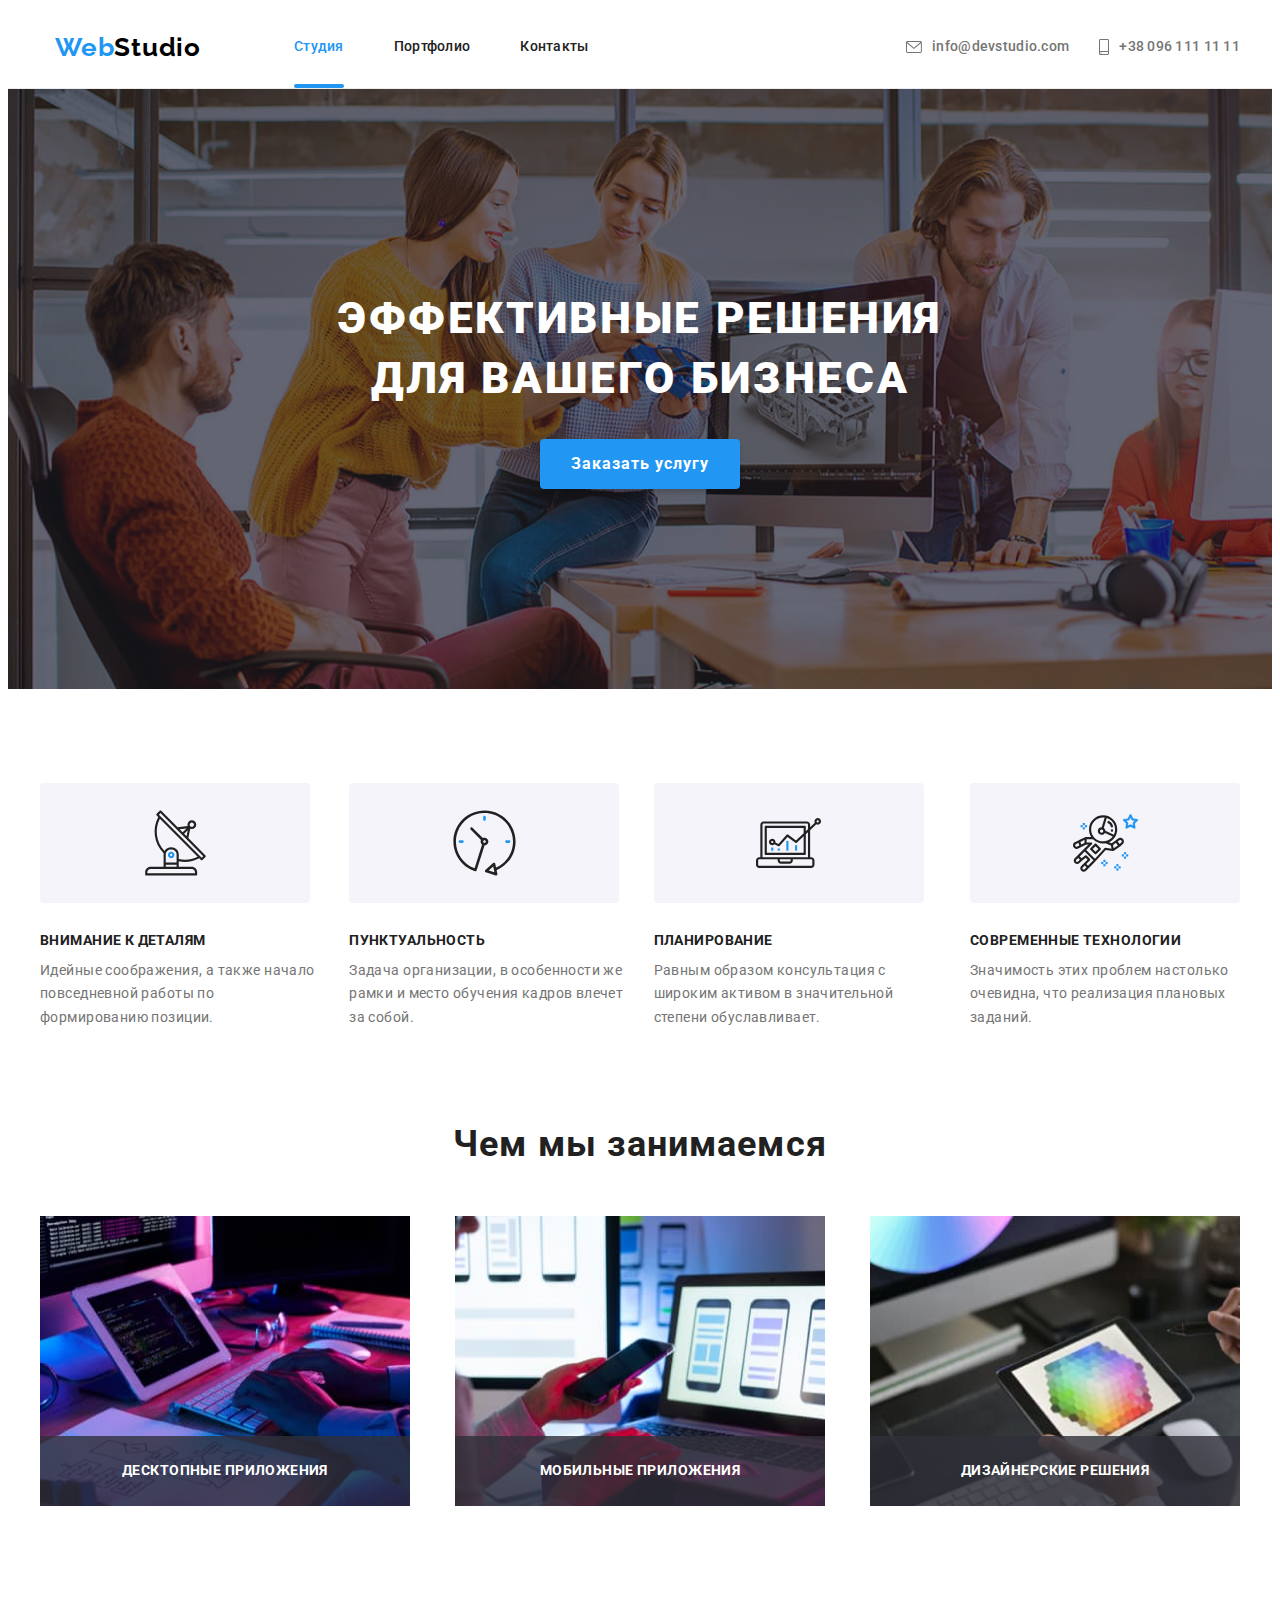
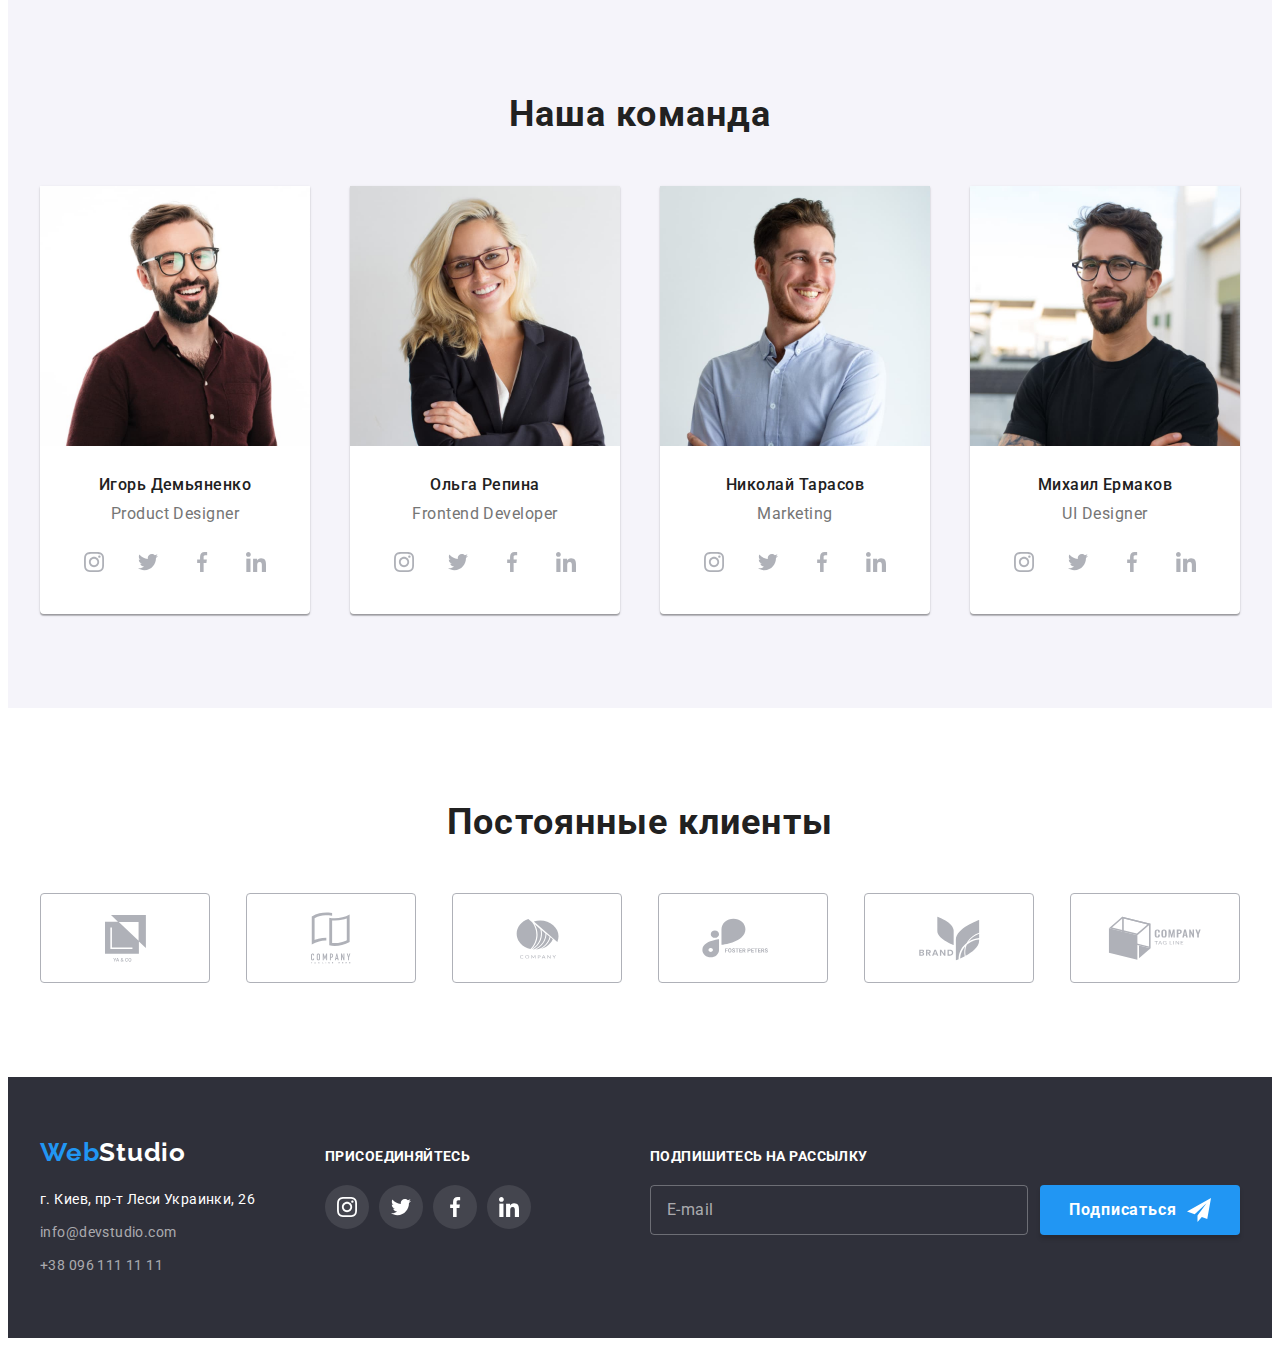
<file: index.html>
<!DOCTYPE html>
<html lang="ru">
  <head>
    <meta charset="UTF-8" />
    <meta http-equiv="X-UA-Compatible" content="IE=edge" />
    <meta name="viewport" content="width=device-width, initial-scale=1.0" />
    <title>Document</title>
    <link rel="preconnect" href="https://fonts.gstatic.com" />
    <link
      href="https://fonts.googleapis.com/css2?family=Raleway:wght@700&family=Roboto:wght@400;500;700;900&display=swap"
      rel="stylesheet"
    />
    <link
      rel="stylesheet"
      href="https://cdnjs.cloudflare.com/ajax/libs/modern-normalize/1.1.0/modern-normalize.min.css"
      integrity="sha512-wpPYUAdjBVSE4KJnH1VR1HeZfpl1ub8YT/NKx4PuQ5NmX2tKuGu6U/JRp5y+Y8XG2tV+wKQpNHVUX03MfMFn9Q=="
      crossorigin="anonymous"
      referrerpolicy="no-referrer"
    />
    <link rel="stylesheet" href="./css/main.min.css" />
  </head>
  <body class="body">
    <!---HEADER-->
    <header class="header">
      <div class="container header__container">
        <nav class="navigation">
          <a class="logo header__logo" href="./index.html" lang="en"
            ><span class="logo__part">Web</span>Studio
          </a>
          <ul class="menu list">
            <li class="menu__item">
              <a class="menu__link menu__link--current" href="./index.html">
                Студия
              </a>
            </li>
            <li class="menu__item">
              <a class="menu__link" href="./portfolio.html"> Портфолио </a>
            </li>
            <li class="menu__item">
              <a class="menu__link" href="">Контакты</a>
            </li>
          </ul>
        </nav>
        <ul class="header__list list">
          <li class="header__item">
            <a class="header__mail-link link" href="mailto:info@devstudio.com">
              <svg class="header__mail-icon" width="16" height="12">
                <use href="./images/sprite.svg#icon-mail"></use>
              </svg>
              info@devstudio.com
            </a>
          </li>
          <li class="header__item">
            <a class="header__tel-link link" href="tel:+380961111111">
              <svg class="header__tel-icon" width="10" height="16">
                <use href="./images/sprite.svg#icon-smartphone"></use>
              </svg>
              +38 096 111 11 11
            </a>
          </li>
        </ul>
      </div>
    </header>
    <!-- MAIN CONTENT-->
    <main>
      <!--HERO-->
      <section class="hero">
        <div class="container">
          <h1 class="hero__title">Эффективные решения для вашего бизнеса</h1>
          <button class="btn btn--primary" type="button" data-modal-open>
            Заказать услугу
          </button>
        </div>
      </section>
      <!---ABOUT-->
      <section class="about-section content-section">
        <div class="container">
          <ul class="list upper-section">
            <li class="upper-section__item">
              <div class="upper-section__icon-wrapper">
                <svg class="upper-section__icon" width="65" height="70">
                  <use href="./images/sprite.svg#icon-item-1"></use>
                </svg>
              </div>
              <h3 class="title">Внимание к деталям</h3>
              <p class="subtitle">
                Идейные соображения, а также начало повседневной работы по
                формированию позиции.
              </p>
            </li>
            <li class="upper-section__item">
              <div class="upper-section__icon-wrapper">
                <svg class="upper-section__icon" width="65" height="70">
                  <use href="./images/sprite.svg#icon-item-2"></use>
                </svg>
              </div>
              <h3 class="title">Пунктуальность</h3>
              <p class="subtitle">
                Задача организации, в особенности же рамки и место обучения
                кадров влечет за собой.
              </p>
            </li>
            <li class="upper-section__item">
              <div class="upper-section__icon-wrapper">
                <svg class="upper-section__icon" width="65" height="70">
                  <use href="./images/sprite.svg#icon-item-3"></use>
                </svg>
              </div>
              <h3 class="title">Планирование</h3>
              <p class="subtitle">
                Равным образом консультация с широким активом в значительной
                степени обуславливает.
              </p>
            </li>
            <li class="upper-section__item">
              <div class="upper-section__icon-wrapper">
                <svg class="upper-section__icon" width="65" height="70">
                  <use href="./images/sprite.svg#icon-item-4"></use>
                </svg>
              </div>
              <h3 class="title">Современные технологии</h3>
              <p class="subtitle">
                Значимость этих проблем настолько очевидна, что реализация
                плановых заданий.
              </p>
            </li>
          </ul>
        </div>
      </section>
      <section class="content-section">
        <div class="container">
          <h2 class="main-title">Чем мы занимаемся</h2>
          <ul class="list down-section">
            <li class="down-section__item">
              <img
                src="./images/what-we-do/whatwedo-1.jpg"
                alt="человек печатает на клавиатуре"
                width="370"
                height="290"
              />
              <p class="down-section__desc">Десктопные приложения</p>
            </li>
            <li class="down-section__item">
              <img
                src="./images/what-we-do/whatwedo-2.jpg"
                alt="человек работает с телефоном и компьютером"
                width="370"
                height="290"
              />
              <p class="down-section__desc">Мобильные приложения</p>
            </li>
            <li class="down-section__item">
              <img
                class=""
                src="./images/what-we-do/whatwedo-3.jpg"
                alt="человек выбирает цвет в палитре"
                width="370"
                height="290"
              />
              <p class="down-section__desc">Дизайнерские решения</p>
            </li>
          </ul>
        </div>
      </section>
      <!---OUR TEAM SECTION-->
      <section class="our-team-section content-section">
        <div class="container">
          <h2 class="main-title">Наша команда</h2>
          <ul class="list workers">
            <li class="worker">
              <img
                src="./images/our_team/igor-demyanenko.jpg"
                alt="сотрудник игорь демьяненко"
                width="270"
                height="260"
              />
              <div class="worker__details">
                <h3 class="worker__name">Игорь Демьяненко</h3>
                <p class="worker__position">Product Designer</p>
                <ul class="social list">
                  <li class="social__link">
                    <a href="" class="social__link-link">
                      <svg class="social__icon">
                        <use href="./images/sprite.svg#icon-inst-icon-2"></use>
                      </svg>
                    </a>
                  </li>
                  <li class="social__link">
                    <a href="" class="social__link-link">
                      <svg class="social__icon">
                        <use href="./images/sprite.svg#icon-twit-icon"></use>
                      </svg>
                    </a>
                  </li>
                  <li class="social__link">
                    <a href="" class="social__link-link">
                      <svg class="social__icon">
                        <use
                          href="./images/sprite.svg#icon-facebook-icon"
                        ></use>
                      </svg>
                    </a>
                  </li>
                  <li class="social__link">
                    <a href="" class="social__link-link">
                      <svg class="social__icon">
                        <use href="./images/sprite.svg#icon-in-icon"></use>
                      </svg>
                    </a>
                  </li>
                </ul>
              </div>
            </li>
            <li class="worker">
              <img
                src="./images/our_team/olga-repina.jpg"
                alt="сотрудник ольга репина"
                width="270"
                height="260"
              />
              <div class="worker__details">
                <h3 class="worker__name">Ольга Репина</h3>
                <p class="worker__position">Frontend Developer</p>
                <ul class="social list">
                  <li class="social__link">
                    <a href="" class="social__link-link">
                      <svg class="social__icon">
                        <use href="./images/sprite.svg#icon-inst-icon-2"></use>
                      </svg>
                    </a>
                  </li>
                  <li class="social__link">
                    <a href="" class="social__link-link">
                      <svg class="social__icon">
                        <use href="./images/sprite.svg#icon-twit-icon"></use>
                      </svg>
                    </a>
                  </li>
                  <li class="social__link">
                    <a href="" class="social__link-link">
                      <svg class="social__icon">
                        <use
                          href="./images/sprite.svg#icon-facebook-icon"
                        ></use>
                      </svg>
                    </a>
                  </li>
                  <li class="social__link">
                    <a href="" class="social__link-link">
                      <svg class="social__icon">
                        <use href="./images/sprite.svg#icon-in-icon"></use>
                      </svg>
                    </a>
                  </li>
                </ul>
              </div>
            </li>
            <li class="worker">
              <img
                src="./images/our_team/nikolai-tarasov.jpg"
                alt="сотрудник николай тарасов"
                width="270"
                height="260"
              />
              <div class="worker__details">
                <h3 class="worker__name">Николай Тарасов</h3>
                <p class="worker__position">Marketing</p>
                <ul class="social list">
                  <li class="social__link">
                    <a href="" class="social__link-link">
                      <svg class="social__icon">
                        <use href="./images/sprite.svg#icon-inst-icon-2"></use>
                      </svg>
                    </a>
                  </li>
                  <li class="social__link">
                    <a href="" class="social__link-link">
                      <svg class="social__icon">
                        <use href="./images/sprite.svg#icon-twit-icon"></use>
                      </svg>
                    </a>
                  </li>
                  <li class="social__link">
                    <a href="" class="social__link-link">
                      <svg class="social__icon">
                        <use
                          href="./images/sprite.svg#icon-facebook-icon"
                        ></use>
                      </svg>
                    </a>
                  </li>
                  <li class="social__link">
                    <a href="" class="social__link-link">
                      <svg class="social__icon">
                        <use href="./images/sprite.svg#icon-in-icon"></use>
                      </svg>
                    </a>
                  </li>
                </ul>
              </div>
            </li>
            <li class="worker">
              <img
                src="./images/our_team/mikhail-ermakov.jpg"
                alt="сотрудник михаил ермаков"
                width="270"
                height="260"
              />
              <div class="worker__details">
                <h3 class="worker__name">Михаил Ермаков</h3>
                <p class="worker__position">UI Designer</p>
                <ul class="social list">
                  <li class="social__link">
                    <a href="" class="social__link-link">
                      <svg class="social__icon">
                        <use href="./images/sprite.svg#icon-inst-icon-2"></use>
                      </svg>
                    </a>
                  </li>
                  <li class="social__link">
                    <a href="" class="social__link-link">
                      <svg class="social__icon">
                        <use href="./images/sprite.svg#icon-twit-icon"></use>
                      </svg>
                    </a>
                  </li>
                  <li class="social__link">
                    <a href="" class="social__link-link">
                      <svg class="social__icon">
                        <use
                          href="./images/sprite.svg#icon-facebook-icon"
                        ></use>
                      </svg>
                    </a>
                  </li>
                  <li class="social__link">
                    <a href="" class="social__link-link">
                      <svg class="social__icon">
                        <use href="./images/sprite.svg#icon-in-icon"></use>
                      </svg>
                    </a>
                  </li>
                </ul>
              </div>
            </li>
          </ul>
        </div>
      </section>
      <section class="our-clients-section content-section">
        <div class="container">
          <h2 class="main-title">Постоянные клиенты</h2>
          <ul class="clients">
            <li>
              <a class="clients__link" href="">
                <svg width="41" height="47">
                  <use href="./images/sprite.svg#icon-client-1"></use>
                </svg>
              </a>
            </li>
            <li>
              <a class="clients__link" href="">
                <svg width="40" height="52">
                  <use href="./images/sprite.svg#icon-client-2"></use>
                </svg>
              </a>
            </li>
            <li>
              <a class="clients__link" href="">
                <svg width="43" height="41">
                  <use href="./images/sprite.svg#icon-client-3"></use>
                </svg>
              </a>
            </li>
            <li>
              <a class="clients__link" href="">
                <svg width="84" height="40">
                  <use href="./images/sprite.svg#icon-client-4"></use>
                </svg>
              </a>
            </li>
            <li>
              <a class="clients__link" href="">
                <svg width="63" height="45">
                  <use href="./images/sprite.svg#icon-client-5"></use>
                </svg>
              </a>
            </li>
            <li>
              <a class="clients__link" href="">
                <svg width="94" height="44">
                  <use href="./images/sprite.svg#icon-client-6"></use>
                </svg>
              </a>
            </li>
          </ul>
        </div>
      </section>
    </main>
    <footer class="footer">
      <div class="footer__content container">
        <div class="footer__adresswrapper">
          <a class="footer__logo logo" href="./index.html" lang="en">
            <span class="logo__part">Web</span>Studio
          </a>
          <address>
            <ul class="footer__list list">
              <li class="footer__list--item">
                <a
                  class="footer__adress link"
                  href="https://goo.gl/maps/RriFzFvJcHyVF99A9"
                  target="_blank"
                  rel="noopener noreferrer"
                >
                  г. Киев, пр-т Леси Украинки, 26
                </a>
              </li>
              <li class="footer__list--item">
                <a class="footer__mail link" href="mailto:info@devstudio.com">
                  info@devstudio.com
                </a>
              </li>
              <li class="footer__list--item">
                <a class="footer__tel link" href="tel:+380961111111">
                  +38 096 111 11 11
                </a>
              </li>
            </ul>
          </address>
        </div>
        <div class="footer__socialwrapper">
          <p class="footer__tagline">Присоединяйтесь</p>
          <ul class="social footer__social list">
            <li class="social__link">
              <a href="" class="social__link-link">
                <svg class="social__icon">
                  <use href="./images/sprite.svg#icon-inst-icon-2"></use>
                </svg>
              </a>
            </li>
            <li class="social__link">
              <a href="" class="social__link-link">
                <svg class="social__icon">
                  <use href="./images/sprite.svg#icon-twit-icon"></use>
                </svg>
              </a>
            </li>
            <li class="social__link">
              <a href="" class="social__link-link">
                <svg class="social__icon">
                  <use href="./images/sprite.svg#icon-facebook-icon"></use>
                </svg>
              </a>
            </li>
            <li class="social__link">
              <a href="" class="social__link-link">
                <svg class="social__icon">
                  <use href="./images/sprite.svg#icon-in-icon"></use>
                </svg>
              </a>
            </li>
          </ul>
        </div>
        <div class="footer__subscription">
          <p class="footer__tagline">Подпишитесь на рассылку</p>
          <form class="footer__form">
            <input
              type="email"
              name="email"
              class="footer__email"
              placeholder="E-mail"
              required
            />
            <button type="submit" class="footer__btn btn--primary btn">
              Подписаться
              <svg class="btn__icon" width="24px" height="24px">
                <use href="./images/sprite.svg#icon-telegram"></use>
              </svg>
            </button>
          </form>
        </div>
      </div>
    </footer>
    <div class="backdrop is-hidden" data-modal>
      <div class="modal-window">
        <form class="contact-form">
          <p class="contact-form__title">
            Оставьте свои данные, мы вам перезвоним
          </p>
          <label class="contact-form__label">
            Имя
            <span class="contact-form__wrapper">
              <input
                type="text"
                name="user-name"
                class="contact-form__input"
                minlength="2"
                title="Имя должно содержать символы латиницы или кирилицы"
                pattern="[a-zA-Zа-яёА-ЯЁ]+"
                required
              />
              <svg class="contact-form__icon" width="18" height="18">
                <use href="./images/sprite.svg#icon-person"></use>
              </svg>
            </span>
          </label>
          <label class="contact-form__label">
            Телефон
            <span class="contact-form__wrapper">
              <input
                type="tel"
                name="user-phone"
                class="contact-form__input"
                title="095-921-89-49"
                pattern="[0-9]{3}-[0-9]{3}-[0-9]{2}-[0-9]{2}"
                required
              />
              <svg class="contact-form__icon" width="18" height="18">
                <use href="./images/sprite.svg#icon-phone"></use>
              </svg>
            </span>
          </label>
          <label class="contact-form__label">
            Почта
            <span class="contact-form__wrapper">
              <input
                type="email"
                name="email"
                class="contact-form__input"
                required
              />
              <svg class="contact-form__icon" width="18" height="18">
                <use href="./images/sprite.svg#icon-mail-2"></use>
              </svg>
            </span>
          </label>
          <label class="contact-form__label">
            Комментарий
            <textarea
              name="user-massage"
              class="contact-form__textarea"
              placeholder="Введите текст"
            ></textarea>
          </label>
          <div class="contact-form__checkbox-wrapper">
            <input
              type="checkbox"
              class="contact-form__checkbox visually-hidden"
              id="accept-policy"
            />
            <label for="accept-policy" class="contact-form__checkbox-label">
              Соглашаюсь с рассылкой и принимаю&nbsp;
              <a class="contact-form__link" href="">Условия договора</a>
            </label>
            <svg class="contact-form__checkbox-icon" width="16" height="15">
              <use href="./images/sprite.svg#icon-checked"></use>
            </svg>
          </div>
          <button class="btn btn--primary contact-form__btn" type="submit">
            Отправить
          </button>
        </form>
        <button class="close-button" data-modal-close>
          <svg class="close-pic" width="11" height="11">
            <use href="./images/sprite.svg#icon-close"></use>
          </svg>
        </button>
      </div>
    </div>
    <script src="./js/modal.js"></script>
  </body>
</html>
</file>
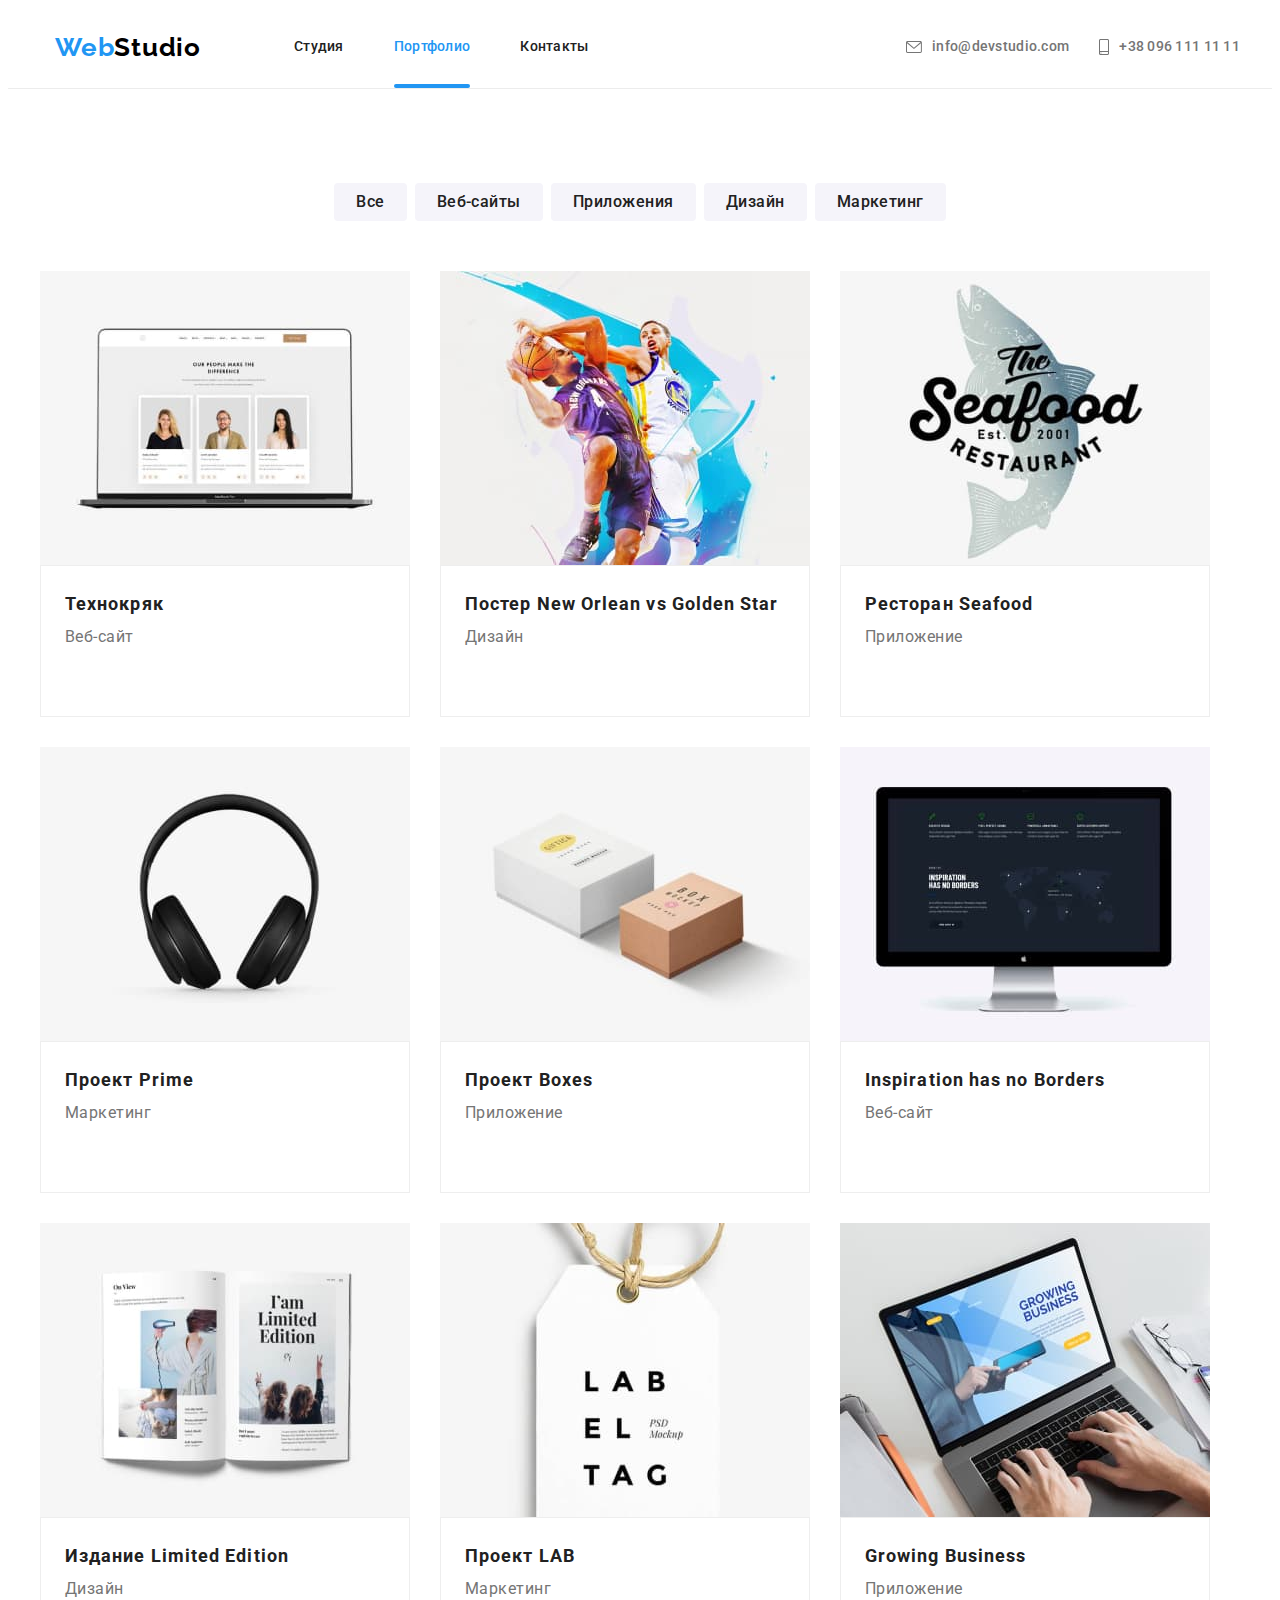
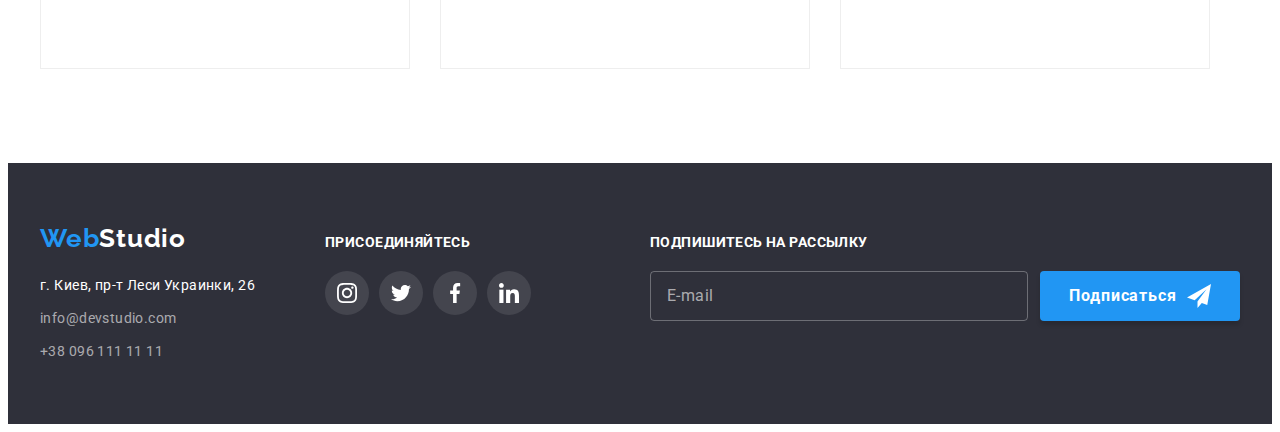
<file: portfolio.html>
<!DOCTYPE html>
<html lang="ru">
  <head>
    <meta charset="UTF-8" />
    <meta http-equiv="X-UA-Compatible" content="IE=edge" />
    <meta name="viewport" content="width=device-width, initial-scale=1.0" />
    <title>Portfolio</title>
    <link rel="preconnect" href="https://fonts.gstatic.com" />
    <link
      href="https://fonts.googleapis.com/css2?family=Raleway:wght@700&family=Roboto:wght@400;500;700&display=swap"
      rel="stylesheet"
    />
    <link
      rel="stylesheet"
      href="https://cdnjs.cloudflare.com/ajax/libs/modern-normalize/1.1.0/modern-normalize.min.css"
      integrity="sha512-wpPYUAdjBVSE4KJnH1VR1HeZfpl1ub8YT/NKx4PuQ5NmX2tKuGu6U/JRp5y+Y8XG2tV+wKQpNHVUX03MfMFn9Q=="
      crossorigin="anonymous"
      referrerpolicy="no-referrer"
    />
    <link rel="stylesheet" href="./css/main.min.css" />
  </head>
  <body class="body">
    <!---header-->
    <header class="header">
      <div class="container header__container">
        <nav class="navigation">
          <a class="logo header__logo" href="./index.html" lang="en"
            ><span class="logo__part">Web</span>Studio
          </a>
          <ul class="menu list">
            <li class="menu__item">
              <a class="menu__link" href="./index.html"> Студия </a>
            </li>
            <li class="menu__item">
              <a class="menu__link menu__link--current" href="./portfolio.html">
                Портфолио
              </a>
            </li>
            <li class="menu__item">
              <a class="menu__link" href="">Контакты</a>
            </li>
          </ul>
        </nav>
        <ul class="header__list list">
          <li class="header__item">
            <a class="header__mail-link link" href="mailto:info@devstudio.com">
              <svg class="header__mail-icon" width="16" height="12">
                <use href="./images/sprite.svg#icon-mail"></use>
              </svg>
              info@devstudio.com
            </a>
          </li>
          <li class="header__item">
            <a class="header__tel-link link" href="tel:+380961111111">
              <svg class="header__tel-icon" width="10" height="16">
                <use href="./images/sprite.svg#icon-smartphone"></use>
              </svg>
              +38 096 111 11 11
            </a>
          </li>
        </ul>
      </div>
    </header>
    <main>
      <section class="main-content">
        <ul class="main-content__tabs list container">
          <li class="main-content__tabs-item">
            <button class="main-content__btn" type="button">Все</button>
          </li>
          <li class="main-content__tabs-item">
            <button class="main-content__btn" type="button">Веб-сайты</button>
          </li>
          <li class="main-content__tabs-item">
            <button class="main-content__btn" type="button">Приложения</button>
          </li>
          <li class="main-content__tabs-item">
            <button class="main-content__btn" type="button">Дизайн</button>
          </li>
          <li class="main-content__tabs-item">
            <button class="main-content__btn" type="button">Маркетинг</button>
          </li>
        </ul>
        <ul class="projects-list list container">
          <li class="projects-list__item">
            <div class="projects-list__img">
              <img src="./images/our-projects/technokryak.jpg" alt="ноутбук" />
              <p class="projects-list__overlay">
                Технокряк это современная площадка распространения коронавируса.
                Компании используют эту платформу для цифрового шпионажа и атак
                на защищённые сервера конкурентов.
              </p>
            </div>
            <div class="project">
              <h3 class="project__title">Технокряк</h3>
              <p class="project__category">Веб-сайт</p>
            </div>
          </li>
          <li class="projects-list__item">
            <img
              src="./images/our-projects/poster.jpg"
              alt="Постер New Orlean vs Golden Star"
            />
            <div class="project">
              <h3 class="project__title">Постер New Orlean vs Golden Star</h3>
              <p class="project__category">Дизайн</p>
            </div>
          </li>
          <li class="projects-list__item">
            <img src="./images/our-projects/seafood.jpg" alt="постер с рыбой" />
            <div class="project">
              <h3 class="project__title">Ресторан Seafood</h3>
              <p class="project__category">Приложение</p>
            </div>
          </li>
          <li class="projects-list__item">
            <img
              src="./images/our-projects/project-prime.jpg"
              alt=" наушники "
            />
            <div class="project">
              <h3 class="project__title">Проект Prime</h3>
              <p class="project__category">Маркетинг</p>
            </div>
          </li>
          <li class="projects-list__item">
            <img
              src="./images/our-projects/project-boxes.jpg"
              alt=" коробки "
            />
            <div class="project">
              <h3 class="project__title">Проект Boxes</h3>
              <p class="project__category">Приложение</p>
            </div>
          </li>
          <li class="projects-list__item">
            <img
              src="./images/our-projects/inspiration-has-no-borders.jpg"
              alt=" монитор "
            />
            <div class="project">
              <h3 class="project__title">Inspiration has no Borders</h3>
              <p class="project__category">Веб-сайт</p>
            </div>
          </li>
          <li class="projects-list__item">
            <img
              src="./images/our-projects/limited-edition.jpg"
              alt=" открытая книга "
            />
            <div class="project">
              <h3 class="project__title">Издание Limited Edition</h3>
              <p class="project__category">Дизайн</p>
            </div>
          </li>
          <li class="projects-list__item">
            <img src="./images/our-projects/project-lab.jpg" alt=" этикетка " />
            <div class="project">
              <h3 class="project__title">Проект LAB</h3>
              <p class="project__category">Маркетинг</p>
            </div>
          </li>
          <li class="projects-list__item">
            <img
              src="./images/our-projects/growing-business.jpg"
              alt="человек печатает на ноутбуке"
            />
            <div class="project">
              <h3 class="project__title">Growing Business</h3>
              <p class="project__category">Приложение</p>
            </div>
          </li>
        </ul>
      </section>
    </main>
    <footer class="footer">
      <div class="footer__content container">
        <div class="footer__adresswrapper">
          <a class="footer__logo logo" href="./index.html" lang="en">
            <span class="logo__part">Web</span>Studio
          </a>
          <address>
            <ul class="footer__list list">
              <li class="footer__list--item">
                <a
                  class="footer__adress link"
                  href="https://goo.gl/maps/RriFzFvJcHyVF99A9"
                  target="_blank"
                  rel="noopener noreferrer"
                >
                  г. Киев, пр-т Леси Украинки, 26
                </a>
              </li>
              <li class="footer__list--item">
                <a class="footer__mail link" href="mailto:info@devstudio.com">
                  info@devstudio.com
                </a>
              </li>
              <li class="footer__list--item">
                <a class="footer__tel link" href="tel:+380961111111">
                  +38 096 111 11 11
                </a>
              </li>
            </ul>
          </address>
        </div>
        <div class="footer__socialwrapper">
          <p class="footer__tagline">Присоединяйтесь</p>
          <ul class="social footer__social list">
            <li class="social__link">
              <a href="" class="social__link-link">
                <svg class="social__icon">
                  <use href="./images/sprite.svg#icon-inst-icon-2"></use>
                </svg>
              </a>
            </li>
            <li class="social__link">
              <a href="" class="social__link-link">
                <svg class="social__icon">
                  <use href="./images/sprite.svg#icon-twit-icon"></use>
                </svg>
              </a>
            </li>
            <li class="social__link">
              <a href="" class="social__link-link">
                <svg class="social__icon">
                  <use href="./images/sprite.svg#icon-facebook-icon"></use>
                </svg>
              </a>
            </li>
            <li class="social__link">
              <a href="" class="social__link-link">
                <svg class="social__icon">
                  <use href="./images/sprite.svg#icon-in-icon"></use>
                </svg>
              </a>
            </li>
          </ul>
        </div>
        <div class="footer__subscription">
          <p class="footer__tagline">Подпишитесь на рассылку</p>
          <form class="footer__form">
            <input
              type="email"
              name="email"
              class="footer__email"
              placeholder="E-mail"
              required
            />
            <button type="submit" class="footer__btn btn--primary btn">
              Подписаться
              <svg class="btn__icon" width="24px" height="24px">
                <use href="./images/sprite.svg#icon-telegram"></use>
              </svg>
            </button>
          </form>
        </div>
      </div>
    </footer>
  </body>
</html>
</file>
<file: css/main.min.css>
:root{--accent-color: #2196f3;--accent-dark-color: #188ce8;--main-font: "Roboto", sans-serif;--secondary-font: "Raleway", sans-serif;--secondary-color: #ffff;--icon-color: #afb1b8;--animation: 250ms cubic-bezier(0.4, 0, 0.2, 1);--paragraph-color: #757575}.visually-hidden{position:absolute !important;clip:rect(1px 1px 1px 1px);clip:rect(1px, 1px, 1px, 1px);padding:0 !important;border:0 !important;height:1px !important;width:1px !important;overflow:hidden}.link{text-decoration:none;font-style:normal}.list{list-style:none}h1,h2,h3,h4,h5,h6,p{margin-top:0;margin-bottom:0}ul,ol{list-style-type:none;margin:0;padding:0}img{display:block}.body{font-family:var(--main-font);color:#212121}.content-section{padding-bottom:94px}.container{width:1200px;padding-left:15px;padding-right:15px;margin-right:auto;margin-left:auto}.btn{display:flex;font-family:var(--main-font);font-weight:bold;font-size:16px;line-height:1.87;color:#000;cursor:pointer;box-shadow:0px 4px 4px rgba(0,0,0,.15);border-radius:4px;border:none;width:200px;height:50px;letter-spacing:.06em;align-items:center;justify-content:center;margin:0 auto;transition:color var(--animation),background-color var(--animation)}.btn--primary{color:var(--secondary-color);background-color:var(--accent-color)}.btn--primary:hover,.btn--primary:focus{background-color:var(--accent-dark-color);box-shadow:0px 4px 4px rgba(0,0,0,.15)}.btn__icon{margin-left:10px}.social{display:flex;justify-content:space-between;max-width:206px;margin:0 auto}.social__link-link{display:flex;justify-content:center;align-items:center;width:44px;height:44px;border-radius:50%;transition:color var(--animation),background-color var(--animation)}.social .social__link-link:hover,.social .social__link-link:focus{background-color:var(--accent-color)}.social .social__link-link:hover .social__icon,.social .social__link-link:focus .social__icon{fill:#fff}.social__link:not(:last-child){margin-right:10px}.social{margin-top:16px}.social__icon{width:20px;height:20px;transition:fill var(--animation)}.social__link-link{fill:var(--icon-color)}.main-title{font-family:var(--main-font);font-weight:bold;font-size:36px;line-height:1.16;text-align:center;letter-spacing:.03em;color:#212121;margin-bottom:50px}.backdrop{position:fixed;top:0;left:0;width:100vw;height:100vh;background-color:rgba(0,0,0,.2);transition:opacity 500ms linear,visibility 500ms linear}.is-hidden{opacity:0;visibility:hidden;pointer-events:none}.modal-window{position:absolute;left:50%;top:50%;transform:translate(-50%, -50%);width:528px;height:581px;background-color:#fff;box-shadow:0px 1px 3px rgba(0,0,0,.12),0px 1px 1px rgba(0,0,0,.14),0px 2px 1px rgba(0,0,0,.2);border-radius:4px}.close-button{width:30px;height:30px;top:8px;right:8px;border-radius:50%;border:1px solid rgba(0,0,0,.1);background-color:transparent;cursor:pointer;position:absolute;padding:0;display:flex;justify-content:center;align-items:center;transition:fill var(--animation)}.close-button:focus,.close-button:hover{fill:var(--accent-color)}.contact-form{width:448px;margin:0 auto;display:flex;flex-direction:column}.contact-form__btn{margin-top:30px}.contact-form__title{font-family:var(--main-font);font-style:normal;font-weight:bold;font-size:20px;line-height:1.15;text-align:center;letter-spacing:.03em;color:#212121;margin-top:40px;margin-bottom:30px}.contact-form__label{display:block;font-family:var(--main-font);font-style:normal;font-weight:normal;font-size:12px;line-height:1.16;letter-spacing:.01em;color:var(--paragraph-color)}.contact-form__label:not(:last-child){margin-bottom:10px}.contact-form__input{border:1px solid rgba(33,33,33,.2);border-radius:4px;width:100%;height:40px;padding-left:42px;transition:border-color var(--animation)}.contact-form__input:focus{outline:none;border-color:var(--accent-color)}.contact-form__input:focus+.contact-form__icon{fill:var(--accent-color)}.contact-form__wrapper{position:relative}.contact-form__icon{position:absolute;top:50%;left:15px;transform:translateY(-50%);display:block;transition:fill var(--animation)}.contact-form__textarea{font-family:var(--main-font);font-style:normal;font-weight:normal;font-size:14px;line-height:1.14;letter-spacing:.01em;width:100%;height:120px;resize:none;border:1px solid rgba(33,33,33,.2);border-radius:4px;padding:12px 16px;transition:border-color var(--animation);margin-top:4px}.contact-form__textarea::-moz-placeholder{color:rgba(117,117,117,.5)}.contact-form__textarea:-ms-input-placeholder{color:rgba(117,117,117,.5)}.contact-form__textarea::placeholder{color:rgba(117,117,117,.5)}.contact-form__textarea:focus{border-color:var(--accent-color);outline:none}.contact-form__checkbox{width:100%;font-family:var(--main-font);font-style:normal;font-weight:normal;font-size:14px;line-height:1.71;letter-spacing:.03em;color:var(--paragraph-color)}.contact-form__checkbox-wrapper{position:relative;align-self:center;margin-top:20px}.contact-form__checkbox-icon{position:absolute;top:50%;transform:translateY(-50%);pointer-events:none}.contact-form__checkbox-label{display:flex;align-items:center;font-size:14px}.contact-form__checkbox-label::before{content:"";width:16px;height:15px;border:1px solid var(--paragraph-color);border-radius:2px;cursor:pointer;margin-right:7px}.contact-form__checkbox:checked+.contact-form__checkbox-label::before{background-color:var(--accent-color);border:none}.contact-form__link{color:var(--accent-color)}.header{border-bottom:1px solid #ececec;padding:24px 0 25px 0}.header__container{display:flex;align-items:center}.navigation{display:flex;align-items:center;width:100%;padding:0 15px}.menu{display:flex;align-items:center}.logo{font-family:var(--secondary-font);font-weight:bold;font-size:26px;line-height:1.19;letter-spacing:.03em;text-decoration:none;color:#000}.header__logo{margin-right:93px}.logo__part{color:var(--accent-color)}.menu__item:not(:last-child){margin-right:50px}.menu__link{display:block;position:relative;font-family:var(--main-font);font-weight:500;font-size:14px;line-height:1.14;letter-spacing:.02em;text-decoration:none;color:#212121;transition:color var(--animation)}.menu__link:hover,.menu__link:focus{color:var(--accent-color)}.menu__link--current{color:var(--accent-color)}.menu__link--current::after{position:absolute;bottom:-33px;content:"";background-color:#2196f3;border-radius:2px;width:100%;height:4px;display:block}.header__list{list-style:none;display:flex;align-items:center;margin-left:auto}.header__item:not(:last-child){margin-right:30px}.header__mail-link{font-family:var(--main-font);font-weight:500;font-size:14px;line-height:1.14;letter-spacing:.02em;color:var(--paragraph-color);margin-left:auto;display:flex;align-items:center;transition:color var(--animation)}.header__mail-link:hover,.header__mail-link:focus{color:var(--accent-color)}.header__mail-link:hover .header__mail-icon,.header__mail-link:focus .header__mail-icon{fill:var(--accent-color)}.header__mail-icon,.header__tel-icon{margin-right:10px;fill:var(--paragraph-color);transition:fill var(--animation)}.header__tel-link{font-family:var(--main-font);font-weight:500;font-size:14px;line-height:1.14;letter-spacing:.02em;color:var(--paragraph-color);white-space:nowrap;display:flex;align-items:center;transition:color var(--animation)}.header__tel-link:hover,.header__tel-link:focus{color:var(--accent-color)}.header__tel-link:hover .header__tel-icon,.header__tel-link:focus .header__tel-icon{fill:var(--accent-color)}.hero{background-image:linear-gradient(rgba(47, 48, 58, 0.4), rgba(47, 48, 58, 0.4)),url(../images/hero-img.png);background-size:cover;padding:200px 0}.hero__title{font-family:var(--main-font);font-weight:900;font-size:44px;line-height:1.36;text-align:center;letter-spacing:.06em;text-transform:uppercase;color:var(--secondary-color);max-width:696px;margin-left:auto;margin-right:auto;margin-bottom:30px}.about-section{padding:94px 0}.upper-section{display:flex;justify-content:space-between}.upper-section__item:not(:last-child){margin-right:30px}.upper-section__icon-wrapper{display:flex;background-color:#f5f4fa;width:270px;height:120px;justify-content:center;align-items:center;box-sizing:border-box;margin-bottom:30px;border-radius:4px}.down-section{display:flex;justify-content:space-between}.down-section__item{position:relative}.down-section__desc{position:absolute;left:0;bottom:0;font-family:var(--main-font);font-style:normal;font-weight:bold;font-size:14px;line-height:1.14;text-align:center;letter-spacing:.03em;text-transform:uppercase;color:#fff;background-color:rgba(47,48,58,.8);margin:0;padding:27px 0;width:100%}.title{font-family:var(--main-font);font-weight:bold;font-size:14px;line-height:1.14;letter-spacing:.03em;text-transform:uppercase;color:#212121}.subtitle{font-family:var(--main-font);font-size:14px;line-height:1.71;letter-spacing:.03em;color:var(--paragraph-color);margin-top:10px}.our-team-section{padding:94px 0;background-color:#f5f4fa}.workers{display:flex;justify-content:space-between}.worker{background:var(--secondary-color);box-shadow:0px 1px 3px rgba(0,0,0,.12),0px 1px 1px rgba(0,0,0,.14),0px 2px 1px rgba(0,0,0,.2);border-radius:0px 0px 4px 4px}.worker__name{font-family:var(--main-font);font-weight:500;font-size:16px;line-height:1.18;text-align:center;letter-spacing:.03em;color:#212121}.worker__position{font-family:var(--main-font);font-size:16px;line-height:1.18;text-align:center;letter-spacing:.03em;color:var(--paragraph-color);margin-top:10px}.worker__details{padding:30px 32px}.our-clients-section{display:block;align-items:center;padding:94px 0}.clients{display:flex;align-items:center;justify-content:space-between}.clients__link{display:flex;justify-content:center;align-items:center;width:170px;height:90px;color:#afb1b8;border:1px solid #afb1b8;box-sizing:border-box;border-radius:4px;transition:fill var(--animation);fill:var(--icon-color)}.clients__link:hover,.clients__link:focus{fill:var(--accent-color);border-color:var(--accent-color)}.footer{background-color:#2f303a;padding:60px 15px}.footer__content{display:flex}.footer__adresswrapper{margin-right:70px}.footer__socialwrapper{margin-top:12px}.footer__tagline{font-family:var(--main-font);font-weight:bold;font-size:14px;line-height:1.14;letter-spacing:.03em;text-transform:uppercase;color:#fff}.footer__list{margin-top:20px}.footer__link{background-color:rgba(255,255,255,.1)}.footer__logo{color:#fff}.footer__list{margin-top:20px}.footer__list--item:not(:last-child){margin-bottom:9px}.footer__adress{font-family:var(--main-font);font-size:14px;line-height:1.71;letter-spacing:.03em;color:var(--secondary-color)}.footer__mail,.footer__tel{font-family:var(--main-font);font-size:14px;line-height:1.71;letter-spacing:.03em;color:rgba(255,255,255,.6)}.footer__subscription{margin-left:auto;margin-top:12px}.footer__form{display:flex;height:50px;margin-top:20px}.footer__email{width:358px;background-color:transparent;border:1px solid rgba(255,255,255,.3);padding-left:16px;font-family:var(--main-font);font-style:normal;font-weight:normal;font-size:16px;line-height:1.25;letter-spacing:.03em;color:#fff;border-radius:4px}.footer__email::-moz-placeholder{color:rgba(255,255,255,.6)}.footer__email:-ms-input-placeholder{color:rgba(255,255,255,.6)}.footer__email::placeholder{color:rgba(255,255,255,.6)}.footer__btn{margin-left:12px}.footer__social{margin-top:20px}.footer__social .social__link-link{background-color:rgba(255,255,255,.1)}.footer__social .social__icon{fill:#fff}.main-content{padding:94px 0}.main-content__tabs{display:flex;margin:0 auto;margin-bottom:50px;justify-content:center;text-align:center}.main-content__tabs-item{border-radius:4px}.main-content__tabs-item:not(:last-child){margin-right:8px}.main-content__btn{font-family:var(--main-font);font-weight:500;font-size:16px;line-height:1.62;text-align:center;letter-spacing:.03em;color:#212121;background-color:#f5f4fa;cursor:pointer;border-radius:4px;border:none;padding:6px 22px;transition:color var(--animation),background-color var(--animation),box-shadow var(--animation)}.main-content__btn:hover,.main-content__btn:focus{background:var(--accent-dark-color);box-shadow:0px 3px 1px rgba(0,0,0,.1),0px 1px 2px rgba(0,0,0,.08),0px 2px 2px rgba(0,0,0,.12);border-radius:4px;color:var(--secondary-color)}.projects-list{display:flex;flex-wrap:wrap;margin-bottom:-30px}.projects-list__item{margin-bottom:30px;margin-right:30px;display:block;transition:box-shadow var(--animation)}.projects-list__item:nth-child(3n){margin-right:0}.projects-list__item:hover,.projects-list__item:focus{cursor:pointer;box-sizing:border-box;box-shadow:0px 1px 1px rgba(0,0,0,.12),0px 4px 4px rgba(0,0,0,.06),1px 4px 6px rgba(0,0,0,.16)}.projects-list__item:hover .projects-list__overlay{transform:translateY(0%)}.projects-list__img{position:relative;overflow:hidden}.projects-list__overlay{font-family:var(--main-font);font-style:normal;font-weight:normal;font-size:18px;line-height:1.55;letter-spacing:.03em;color:#fff;background-color:rgba(33,150,243,.9);width:100%;height:100%;padding:24px 63px;position:absolute;top:0;left:0;overflow:auto;transform:translateY(100%);transition:transform 250ms linear}.project{height:110px;border:1px solid #eee;padding:20px 24px}.project__title{font-family:var(--main-font);font-weight:bold;font-size:18px;line-height:2;letter-spacing:.06em;color:#212121}.project__category{font-family:var(--main-font);font-size:16px;line-height:1.87;letter-spacing:.03em;color:var(--paragraph-color)}/*# sourceMappingURL=main.min.css.map */
</file>
